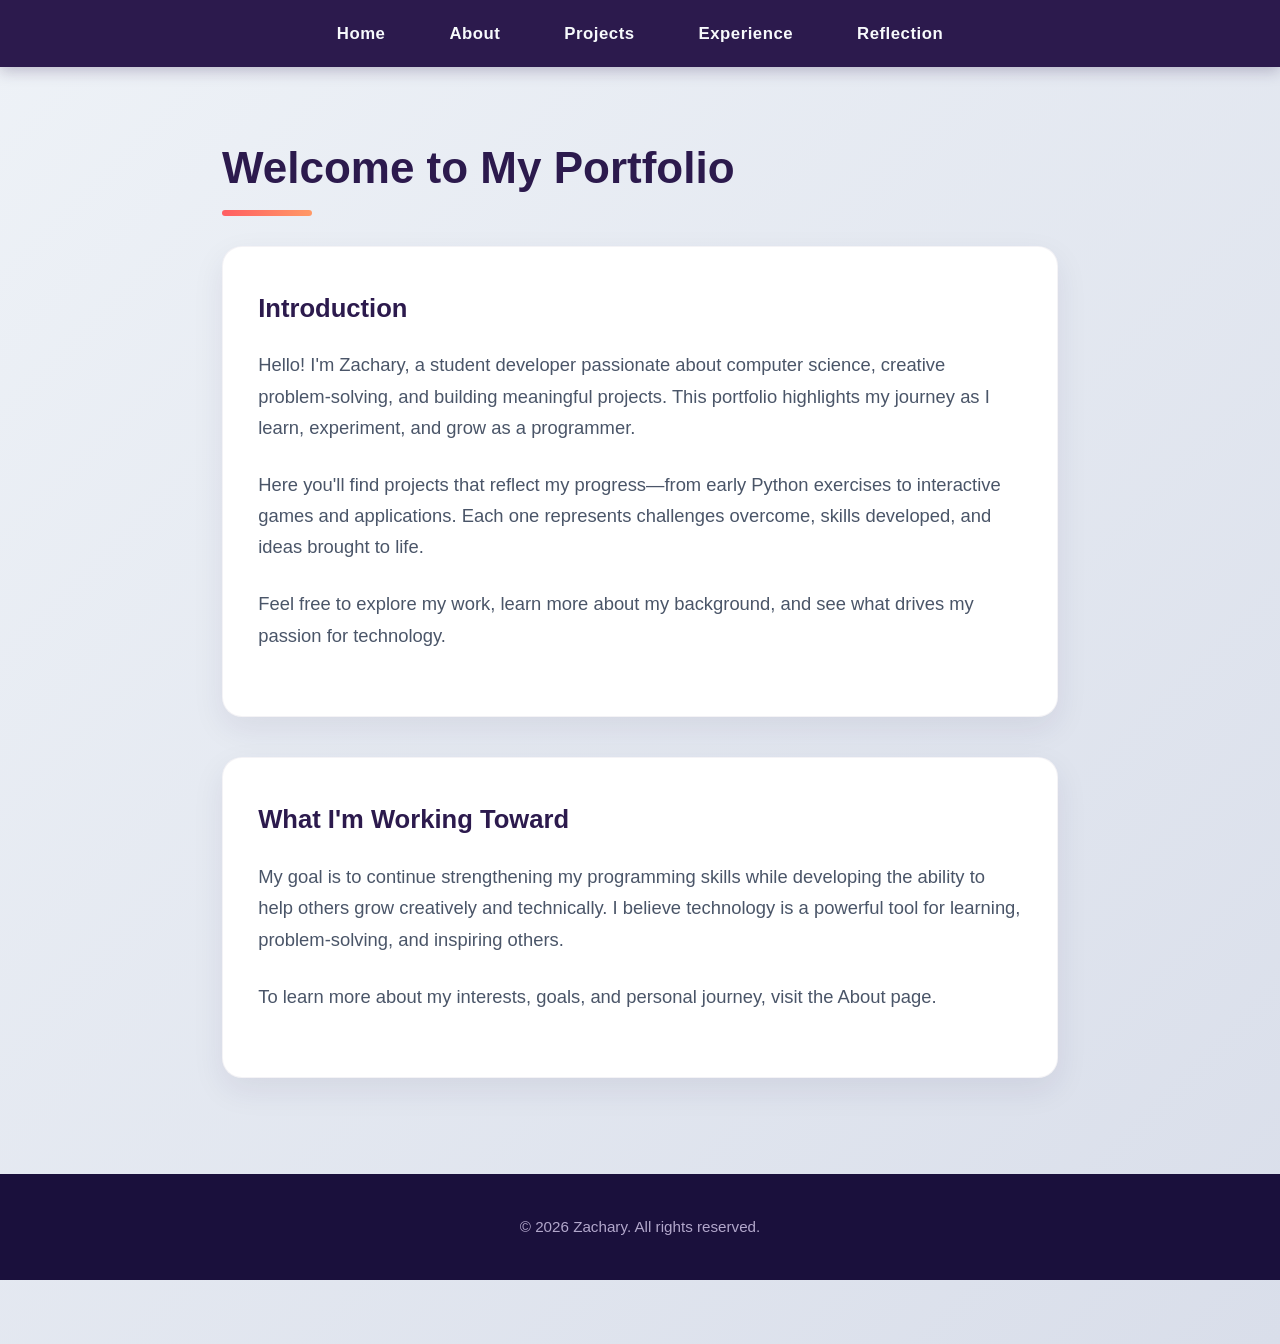
<file: index.html>
<!DOCTYPE html>
<html lang="en">
<head>
    <meta charset="UTF-8">
    <meta name="viewport" content="width=device-width, initial-scale=1.0">
    <title>Home - Portfolio</title>
    <link rel="stylesheet" href="style.css">
</head>
<body>
    <nav>
        <ul>
            <li><a href="index.html">Home</a></li>
            <li><a href="about.html">About</a></li>
            <li><a href="projects.html">Projects</a></li>
            <li><a href="experience.html">Experience</a></li>
            <li><a href="reflection.html">Reflection</a></li>
        </ul>
    </nav>

    <main class="container">
        <h1>Welcome to My Portfolio</h1>

        <section>
            <h2>Introduction</h2>
            <p>Hello! I'm Zachary, a student developer passionate about computer science, creative problem‑solving, and building meaningful projects. This portfolio highlights my journey as I learn, experiment, and grow as a programmer.</p>
            <p>Here you'll find projects that reflect my progress—from early Python exercises to interactive games and applications. Each one represents challenges overcome, skills developed, and ideas brought to life.</p>
            <p>Feel free to explore my work, learn more about my background, and see what drives my passion for technology.</p>
        </section>

        <section>
            <h2>What I'm Working Toward</h2>
            <p>My goal is to continue strengthening my programming skills while developing the ability to help others grow creatively and technically. I believe technology is a powerful tool for learning, problem‑solving, and inspiring others.</p>
            <p>To learn more about my interests, goals, and personal journey, visit the About page.</p>
        </section>
    </main>

    <footer>
        <p>&copy; 2026 Zachary. All rights reserved.</p>
    </footer>
</body>
</html>
</file>
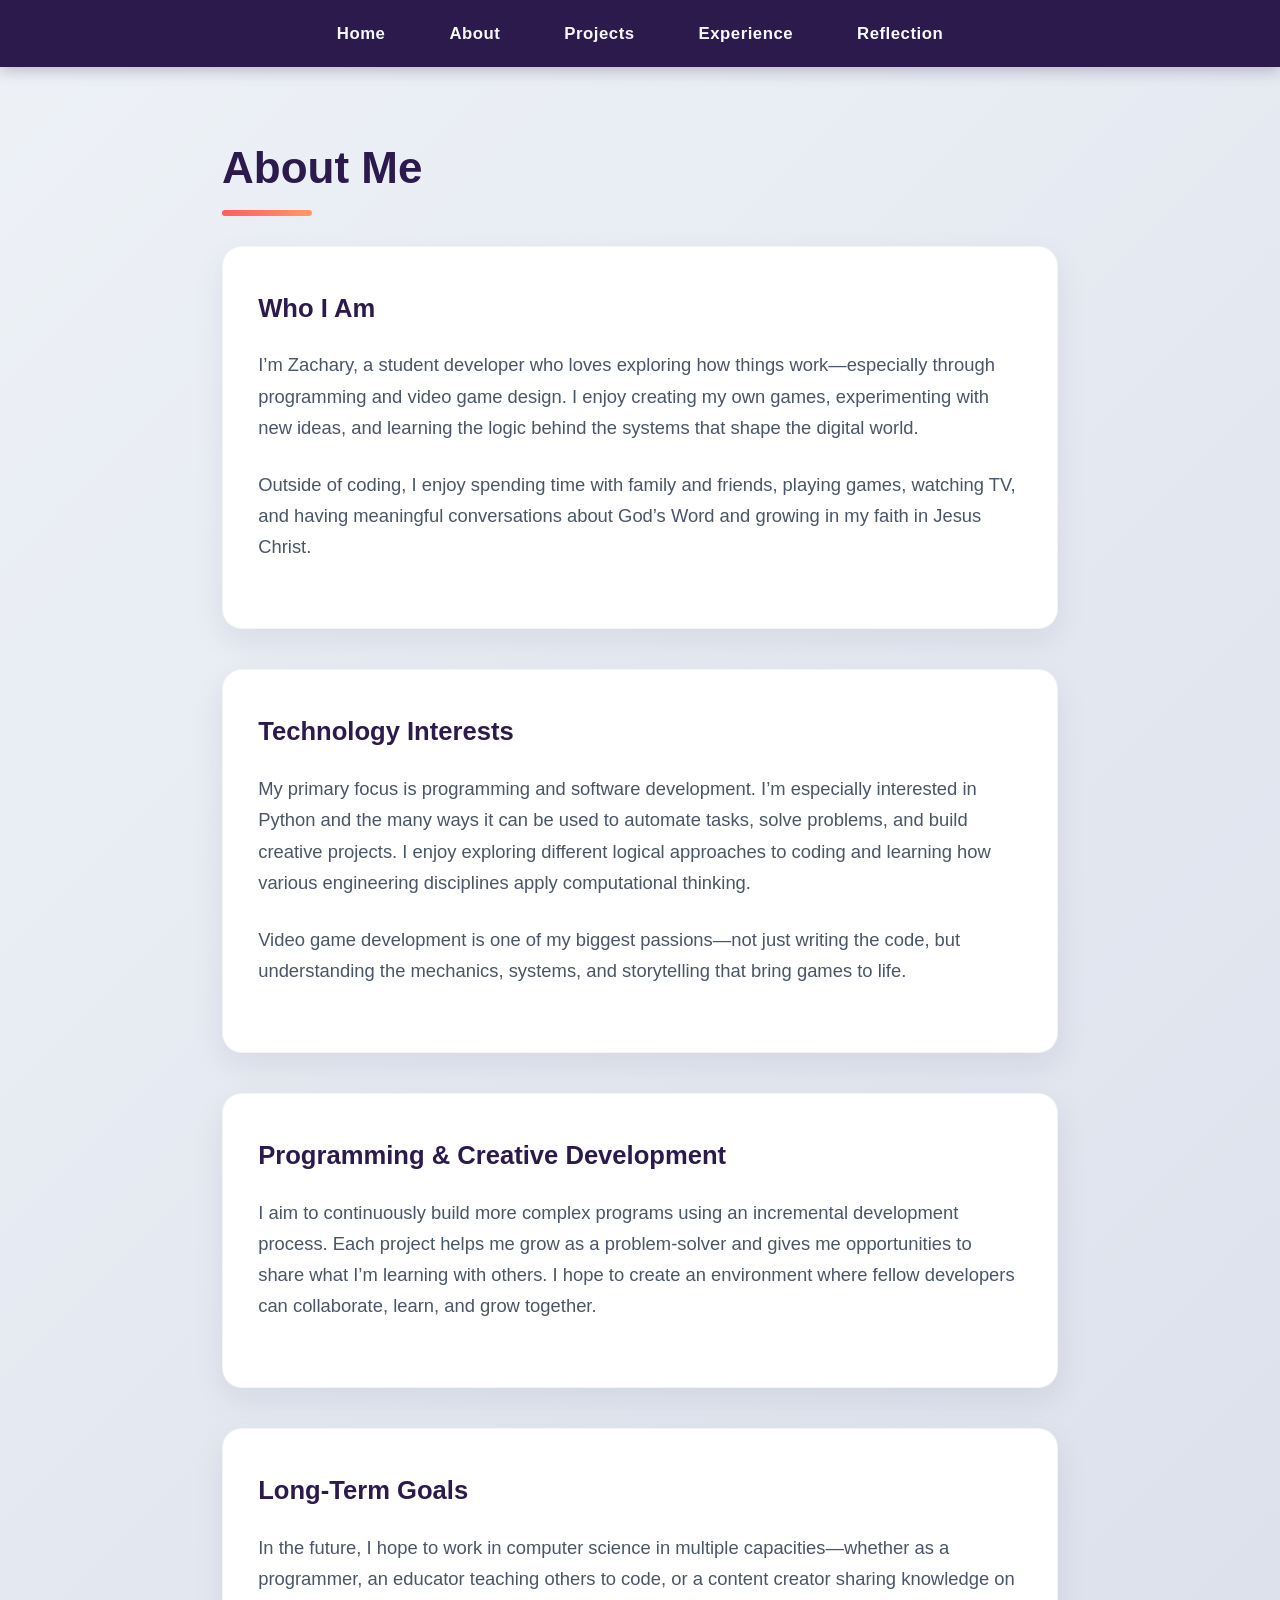
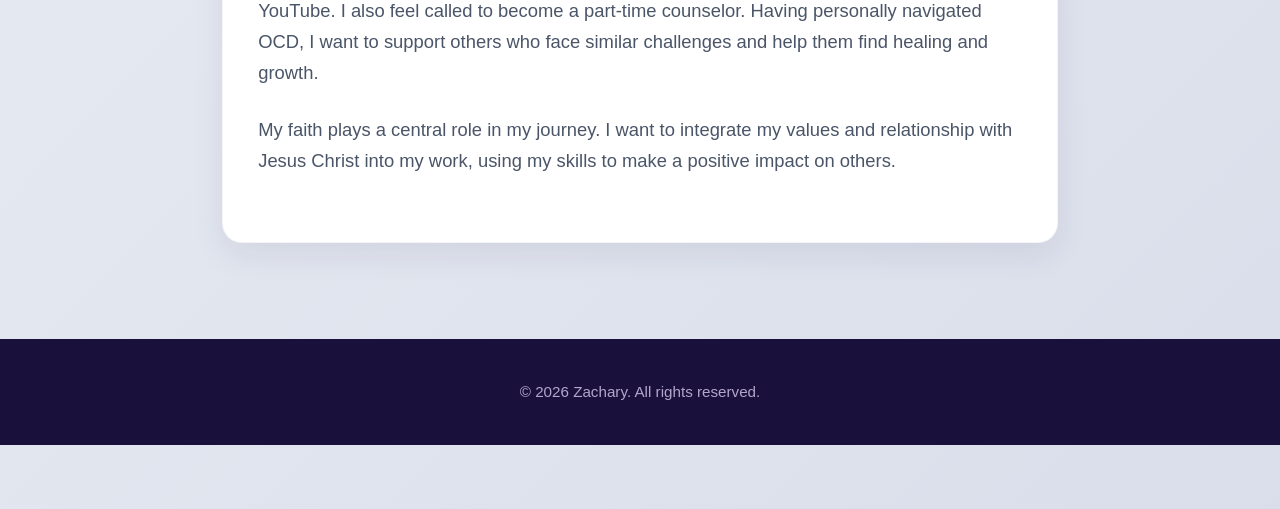
<file: about.html>
<!DOCTYPE html>
<html lang="en">
<head>
    <meta charset="UTF-8">
    <meta name="viewport" content="width=device-width, initial-scale=1.0">
    <title>About Me - Portfolio</title>
    <link rel="stylesheet" href="style.css">
</head>
<body>
    <nav>
        <ul>
            <li><a href="index.html">Home</a></li>
            <li><a href="about.html">About</a></li>
            <li><a href="projects.html">Projects</a></li>
            <li><a href="experience.html">Experience</a></li>
            <li><a href="reflection.html">Reflection</a></li>
        </ul>
    </nav>

    <main class="container">
        <h1>About Me</h1>

        <section>
            <h2>Who I Am</h2>
            <p>I’m Zachary, a student developer who loves exploring how things work—especially through programming and video game design. I enjoy creating my own games, experimenting with new ideas, and learning the logic behind the systems that shape the digital world.</p>
            <p>Outside of coding, I enjoy spending time with family and friends, playing games, watching TV, and having meaningful conversations about God’s Word and growing in my faith in Jesus Christ.</p>
        </section>

        <section>
            <h2>Technology Interests</h2>
            <p>My primary focus is programming and software development. I’m especially interested in Python and the many ways it can be used to automate tasks, solve problems, and build creative projects. I enjoy exploring different logical approaches to coding and learning how various engineering disciplines apply computational thinking.</p>
            <p>Video game development is one of my biggest passions—not just writing the code, but understanding the mechanics, systems, and storytelling that bring games to life.</p>
        </section>

        <section>
            <h2>Programming & Creative Development</h2>
            <p>I aim to continuously build more complex programs using an incremental development process. Each project helps me grow as a problem‑solver and gives me opportunities to share what I’m learning with others. I hope to create an environment where fellow developers can collaborate, learn, and grow together.</p>
        </section>

        <section>
            <h2>Long‑Term Goals</h2>
            <p>In the future, I hope to work in computer science in multiple capacities—whether as a programmer, an educator teaching others to code, or a content creator sharing knowledge on YouTube. I also feel called to become a part‑time counselor. Having personally navigated OCD, I want to support others who face similar challenges and help them find healing and growth.</p>
            <p>My faith plays a central role in my journey. I want to integrate my values and relationship with Jesus Christ into my work, using my skills to make a positive impact on others.</p>
        </section>
    </main>

    <footer>
        <p>&copy; 2026 Zachary. All rights reserved.</p>
    </footer>
</body>
</html>
</file>
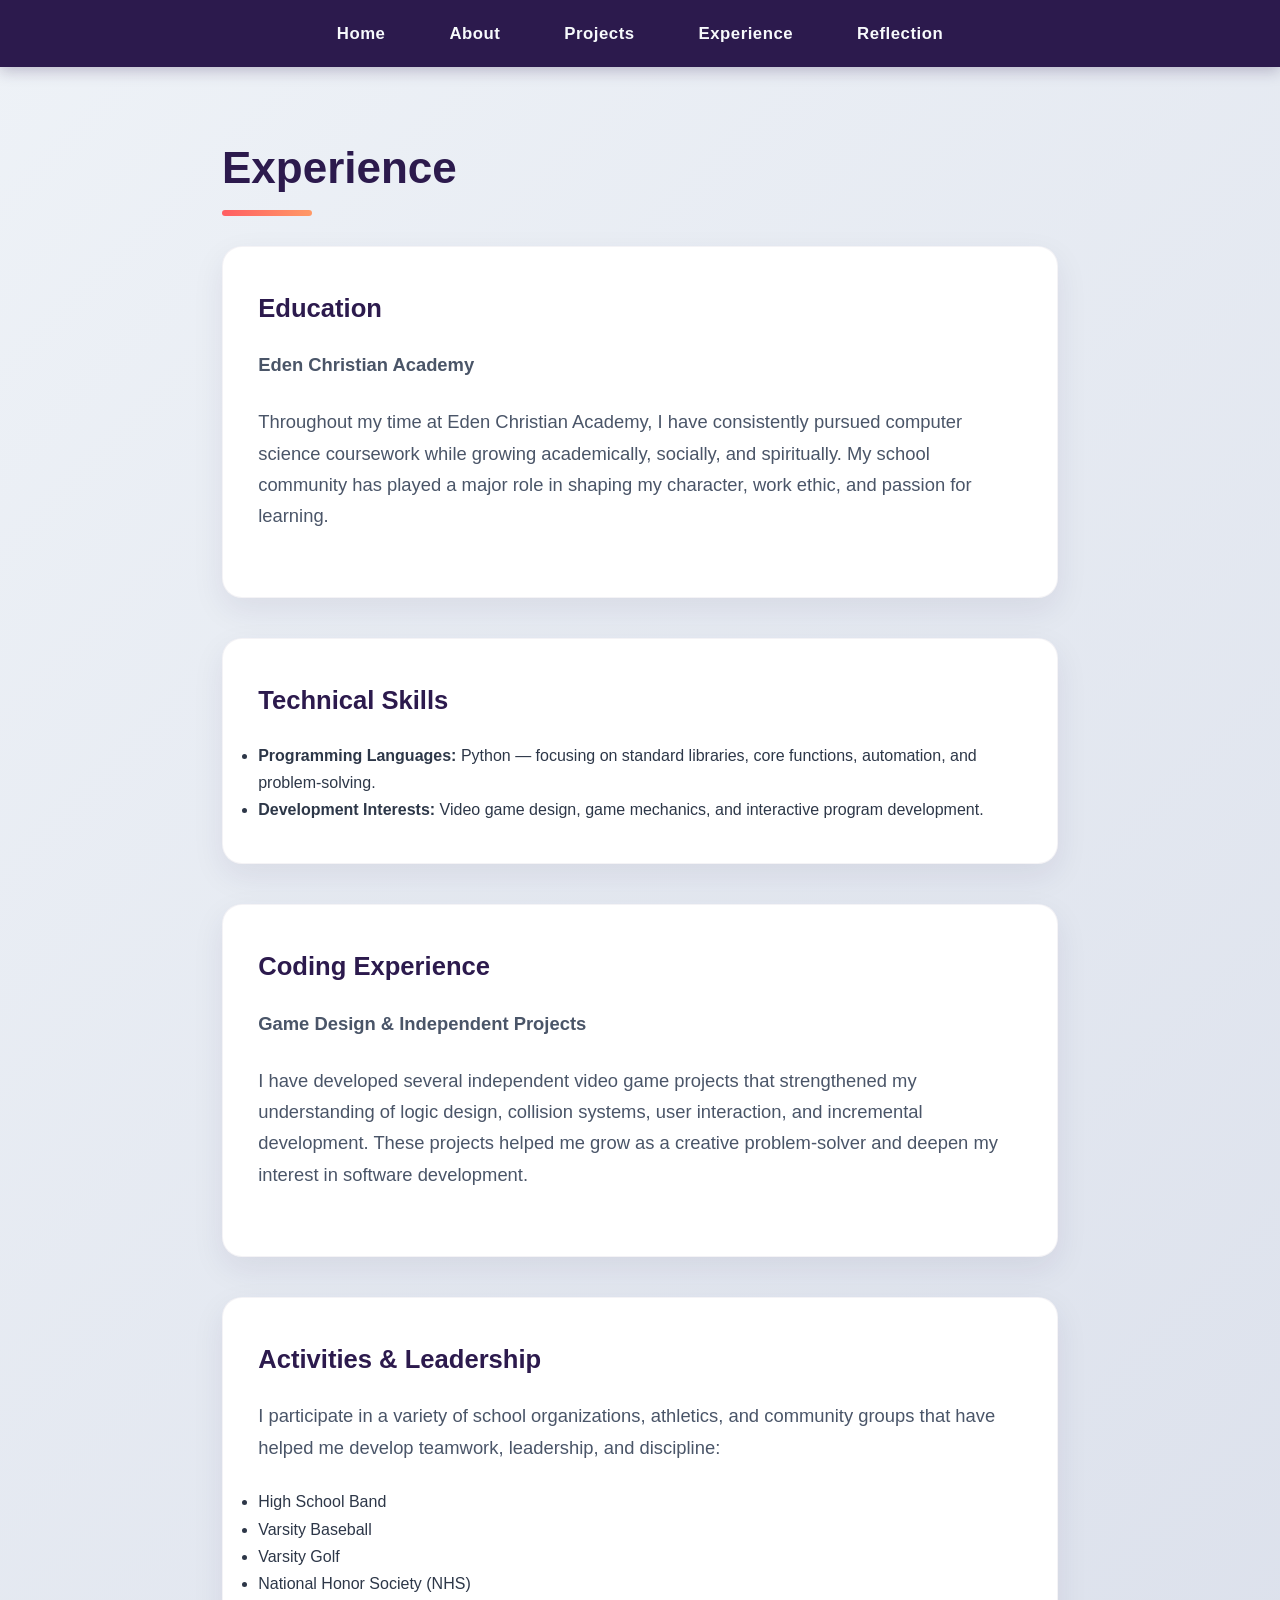
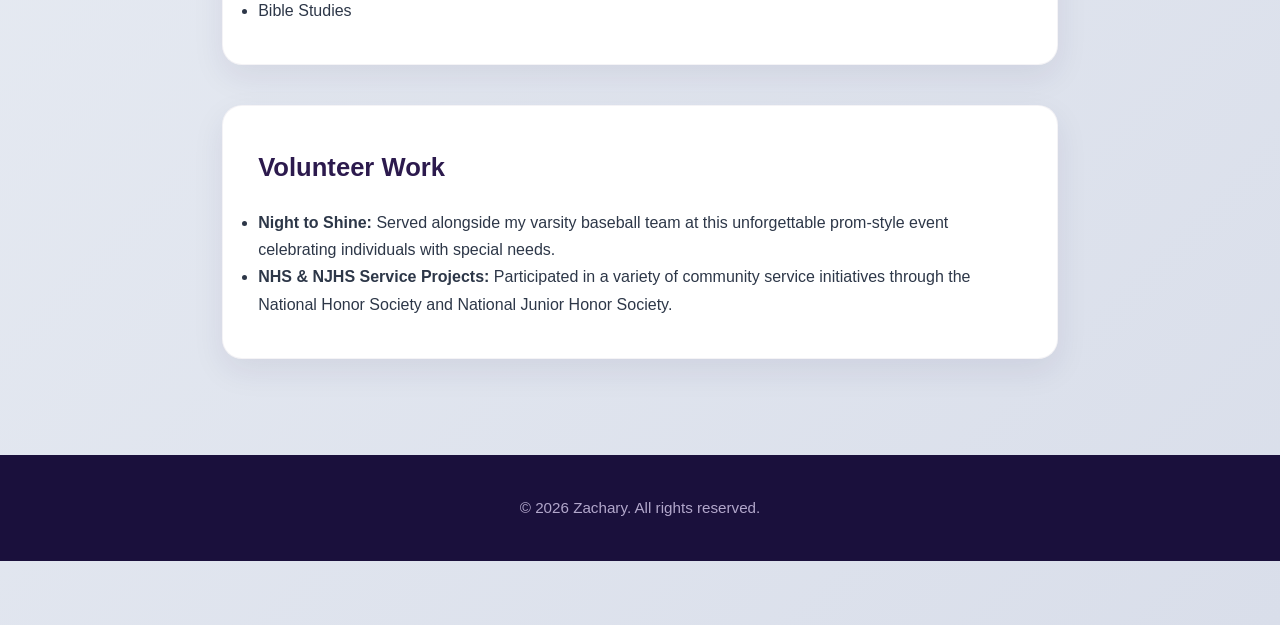
<file: experience.html>
<!DOCTYPE html>
<html lang="en">
<head>
    <meta charset="UTF-8">
    <meta name="viewport" content="width=device-width, initial-scale=1.0">
    <title>Experience - Portfolio</title>
    <link rel="stylesheet" href="style.css">
</head>
<body>
    <nav>
        <ul>
            <li><a href="index.html">Home</a></li>
            <li><a href="about.html">About</a></li>
            <li><a href="projects.html">Projects</a></li>
            <li><a href="experience.html">Experience</a></li>
            <li><a href="reflection.html">Reflection</a></li>
        </ul>
    </nav>

    <main>
        <h1>Experience</h1>
        
        <section>
            <h2>Education</h2>
            <p><strong>Eden Christian Academy</strong></p>
            <p>Throughout my time at Eden Christian Academy, I have consistently pursued computer science coursework while growing academically, socially, and spiritually. My school community has played a major role in shaping my character, work ethic, and passion for learning.</p>
        </section>

        <section>
            <h2>Technical Skills</h2>
            <ul>
                <li><strong>Programming Languages:</strong> Python — focusing on standard libraries, core functions, automation, and problem‑solving.</li>
                <li><strong>Development Interests:</strong> Video game design, game mechanics, and interactive program development.</li>
            </ul>
        </section>

        <section>
            <h2>Coding Experience</h2>
            <p><strong>Game Design & Independent Projects</strong></p>
            <p>I have developed several independent video game projects that strengthened my understanding of logic design, collision systems, user interaction, and incremental development. These projects helped me grow as a creative problem‑solver and deepen my interest in software development.</p>
        </section>

        <section>
            <h2>Activities & Leadership</h2>
            <p>I participate in a variety of school organizations, athletics, and community groups that have helped me develop teamwork, leadership, and discipline:</p>
            <ul>
                <li>High School Band</li>
                <li>Varsity Baseball</li>
                <li>Varsity Golf</li>
                <li>National Honor Society (NHS)</li>
                <li>Bible Studies</li>
            </ul>
        </section>

        <section>
            <h2>Volunteer Work</h2>
            <ul>
                <li><strong>Night to Shine:</strong> Served alongside my varsity baseball team at this unforgettable prom‑style event celebrating individuals with special needs.</li>
                <li><strong>NHS & NJHS Service Projects:</strong> Participated in a variety of community service initiatives through the National Honor Society and National Junior Honor Society.</li>
            </ul>
        </section>
    </main>

    <footer>
        <p>&copy; 2026 Zachary. All rights reserved.</p>
    </footer>
</body>
</html>
</file>
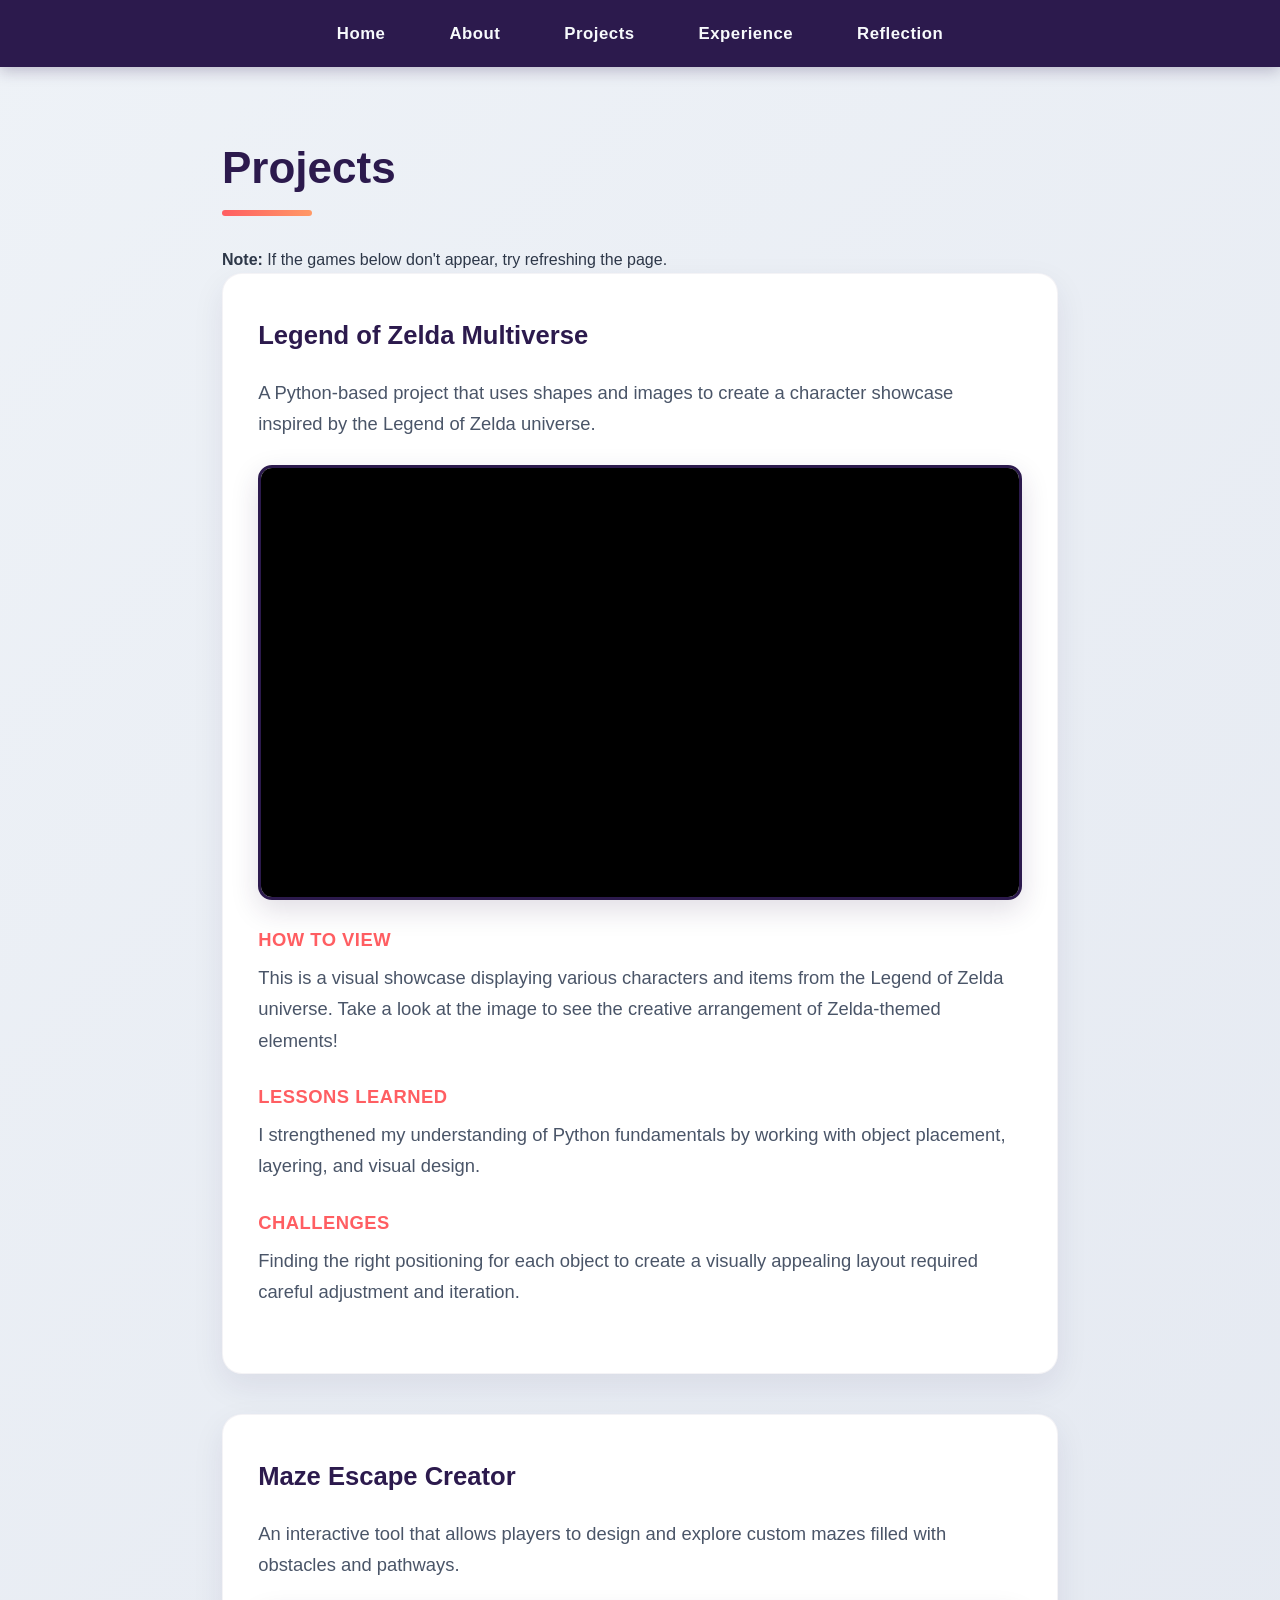
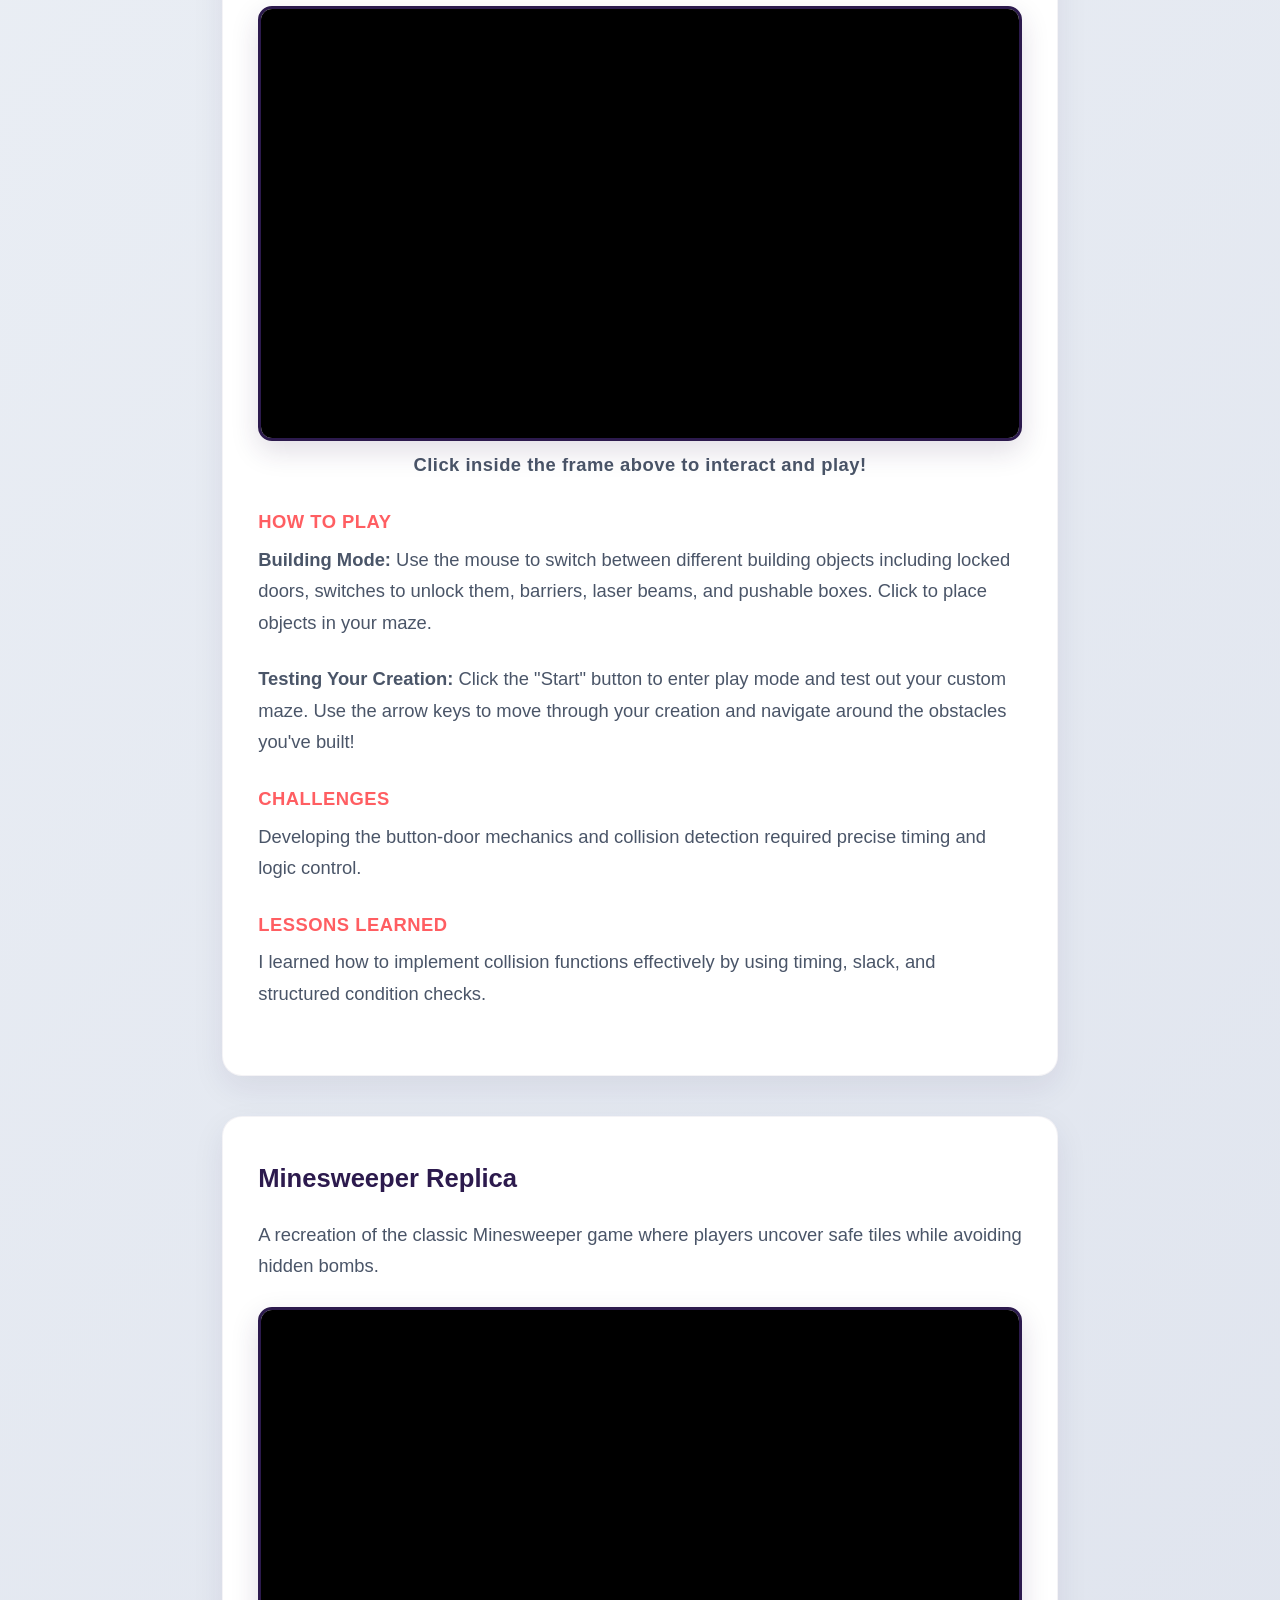
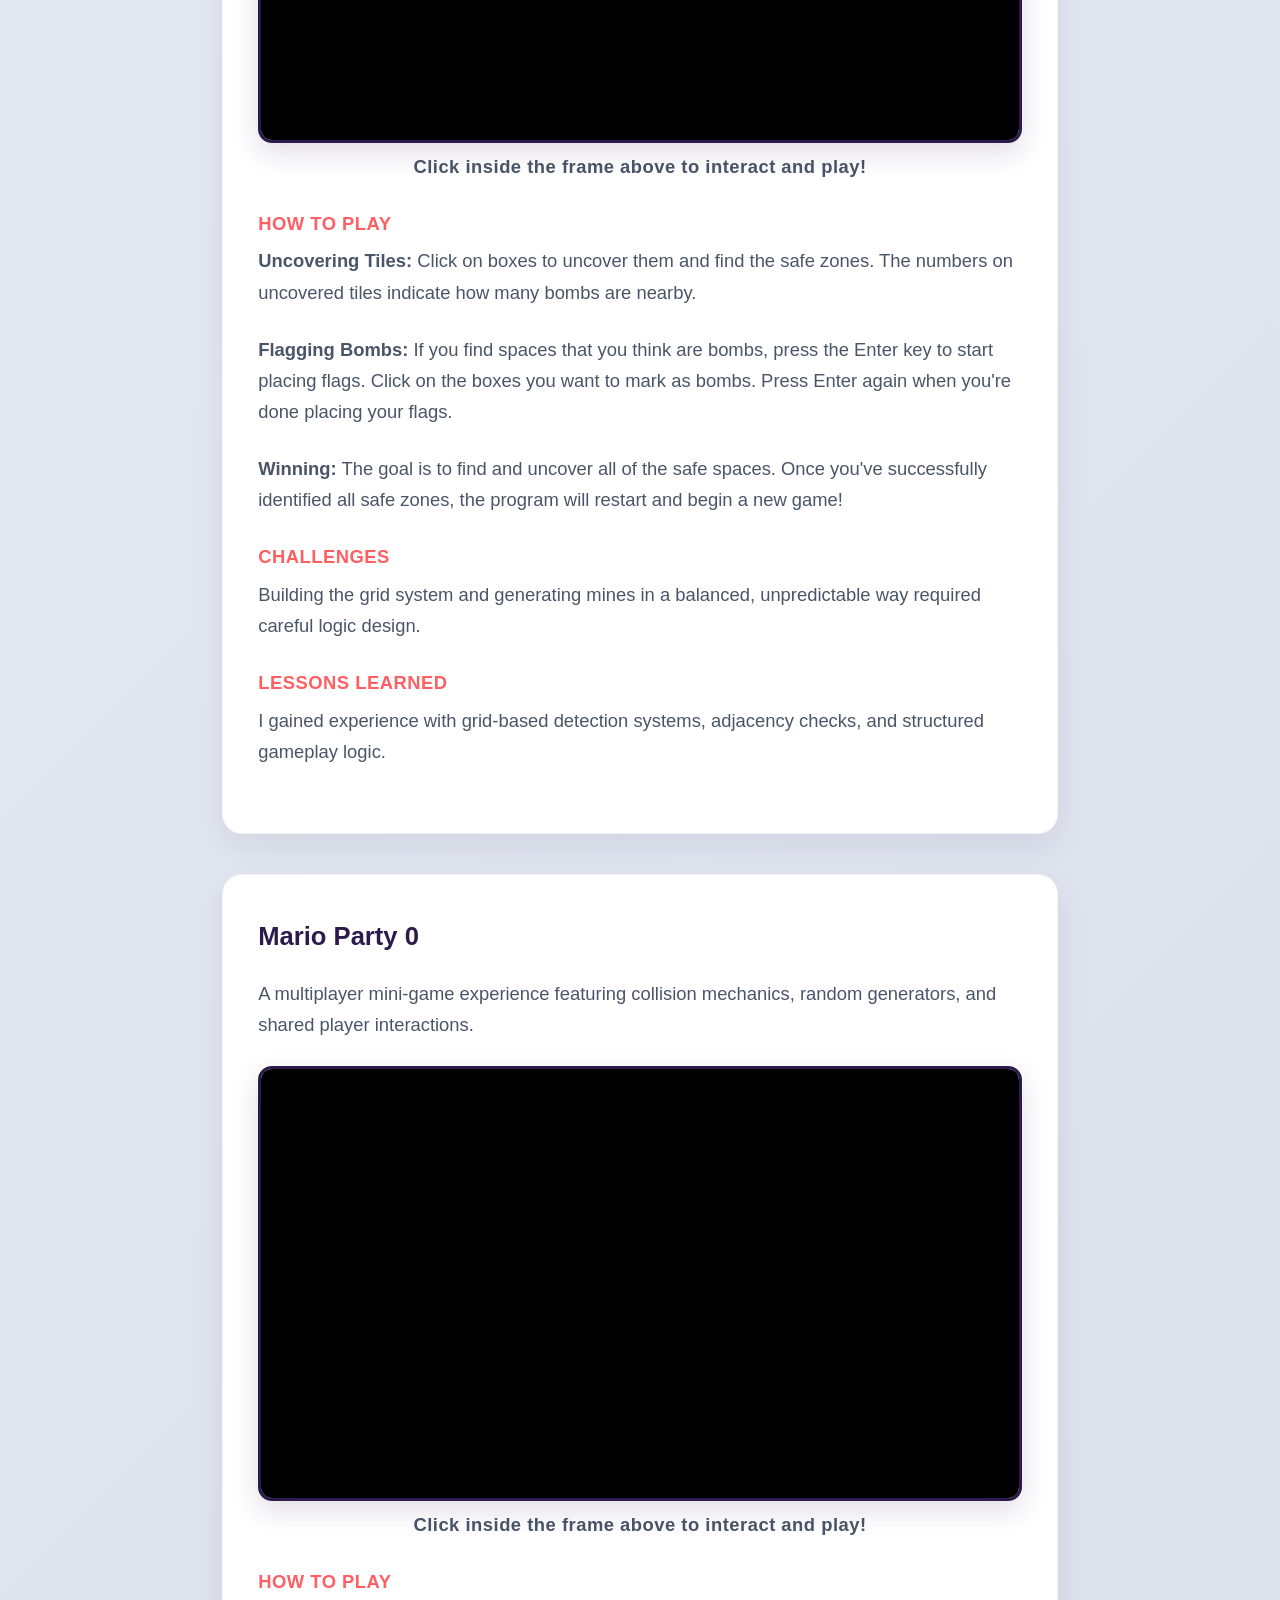
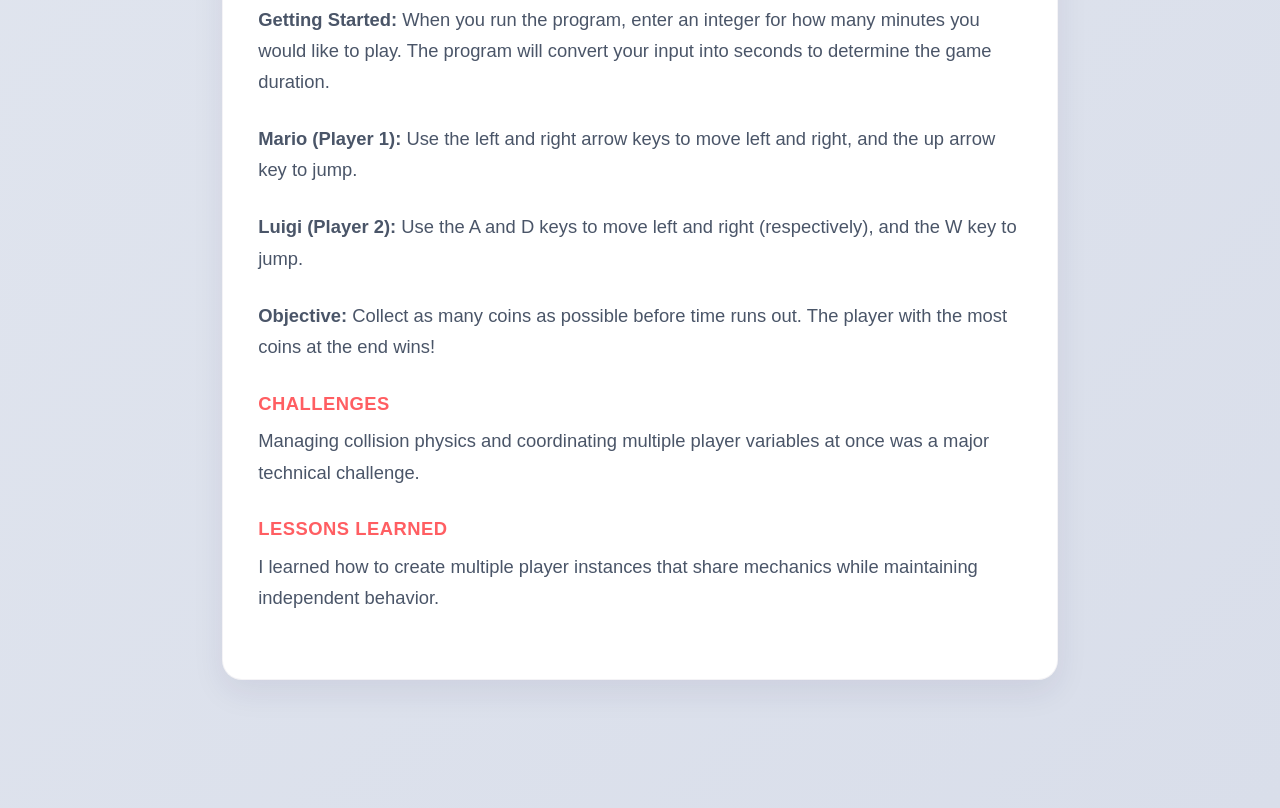
<file: projects.html>
<!DOCTYPE html>
<html lang="en">
<head>
    <meta charset="UTF-8">
    <meta name="viewport" content="width=device-width, initial-scale=1.0">
    <title>My Projects</title>
    <link rel="stylesheet" href="style.css">
</head>
<body>

    <nav>
        <ul>
            <li><a href="index.html">Home</a></li>
            <li><a href="about.html">About</a></li>
            <li><a href="projects.html">Projects</a></li>
            <li><a href="experience.html">Experience</a></li>
            <li><a href="reflection.html">Reflection</a></li>
        </ul>
    </nav>

    <main>
        <h1>Projects</h1>
        <p class="note"><strong>Note:</strong> If the games below don't appear, try refreshing the page.</p>

        <section class="project">
            <h2>Legend of Zelda Multiverse</h2>
            <p>A Python-based project that uses shapes and images to create a character showcase inspired by the Legend of Zelda universe.</p>

            <div class="game-container">
                <iframe src="https://academy.cs.cmu.edu/sharing/cornflowerBlueChicken439105/embed"
                        title="Legend of Zelda Multiverse Game"></iframe>
            </div>

            <h3>How to View</h3>
            <p>This is a visual showcase displaying various characters and items from the Legend of Zelda universe. Take a look at the image to see the creative arrangement of Zelda-themed elements!</p>

            <h3>Lessons Learned</h3>
            <p>I strengthened my understanding of Python fundamentals by working with object placement, layering, and visual design.</p>

            <h3>Challenges</h3>
            <p>Finding the right positioning for each object to create a visually appealing layout required careful adjustment and iteration.</p>
        </section>

        <section class="project">
            <h2>Maze Escape Creator</h2>
            <p>An interactive tool that allows players to design and explore custom mazes filled with obstacles and pathways.</p>

            <div class="game-container">
                <iframe src="https://academy.cs.cmu.edu/sharing/azureFish930027/embed"
                        title="Maze Escape Creator Game"></iframe>
            </div>
            <p class="game-tip">Click inside the frame above to interact and play!</p>

            <h3>How to Play</h3>
            <p><strong>Building Mode:</strong> Use the mouse to switch between different building objects including locked doors, switches to unlock them, barriers, laser beams, and pushable boxes. Click to place objects in your maze.</p>
            <p><strong>Testing Your Creation:</strong> Click the "Start" button to enter play mode and test out your custom maze. Use the arrow keys to move through your creation and navigate around the obstacles you've built!</p>

            <h3>Challenges</h3>
            <p>Developing the button‑door mechanics and collision detection required precise timing and logic control.</p>

            <h3>Lessons Learned</h3>
            <p>I learned how to implement collision functions effectively by using timing, slack, and structured condition checks.</p>
        </section>

        <section class="project">
            <h2>Minesweeper Replica</h2>
            <p>A recreation of the classic Minesweeper game where players uncover safe tiles while avoiding hidden bombs.</p>

            <div class="game-container">
                <iframe src="https://academy.cs.cmu.edu/sharing/beigeFly568650/embed"
                        title="Minesweeper Replica Game"></iframe>
            </div>
            <p class="game-tip">Click inside the frame above to interact and play!</p>

            <h3>How to Play</h3>
            <p><strong>Uncovering Tiles:</strong> Click on boxes to uncover them and find the safe zones. The numbers on uncovered tiles indicate how many bombs are nearby.</p>
            <p><strong>Flagging Bombs:</strong> If you find spaces that you think are bombs, press the Enter key to start placing flags. Click on the boxes you want to mark as bombs. Press Enter again when you're done placing your flags.</p>
            <p><strong>Winning:</strong> The goal is to find and uncover all of the safe spaces. Once you've successfully identified all safe zones, the program will restart and begin a new game!</p>

            <h3>Challenges</h3>
            <p>Building the grid system and generating mines in a balanced, unpredictable way required careful logic design.</p>

            <h3>Lessons Learned</h3>
            <p>I gained experience with grid‑based detection systems, adjacency checks, and structured gameplay logic.</p>
        </section>

        <section class="project">
            <h2>Mario Party 0</h2>
            <p>A multiplayer mini‑game experience featuring collision mechanics, random generators, and shared player interactions.</p>

            <div class="game-container">
                <iframe src="https://academy.cs.cmu.edu/sharing/slateBlueCat674756/embed"
                        title="Mario Party 0 Game"></iframe>
            </div>
            <p class="game-tip">Click inside the frame above to interact and play!</p>

            <h3>How to Play</h3>
            <p><strong>Getting Started:</strong> When you run the program, enter an integer for how many minutes you would like to play. The program will convert your input into seconds to determine the game duration.</p>
            <p><strong>Mario (Player 1):</strong> Use the left and right arrow keys to move left and right, and the up arrow key to jump.</p>
            <p><strong>Luigi (Player 2):</strong> Use the A and D keys to move left and right (respectively), and the W key to jump.</p>
            <p><strong>Objective:</strong> Collect as many coins as possible before time runs out. The player with the most coins at the end wins!</p>

            <h3>Challenges</h3>
            <p>Managing collision physics and coordinating multiple player variables at once was a major technical challenge.</p>

            <h3>Lessons Learned</h3>
            <p>I learned how to create multiple player instances that share mechanics while maintaining independent behavior.</p>
        </section>
    </main>

</body>
</html>
</file>
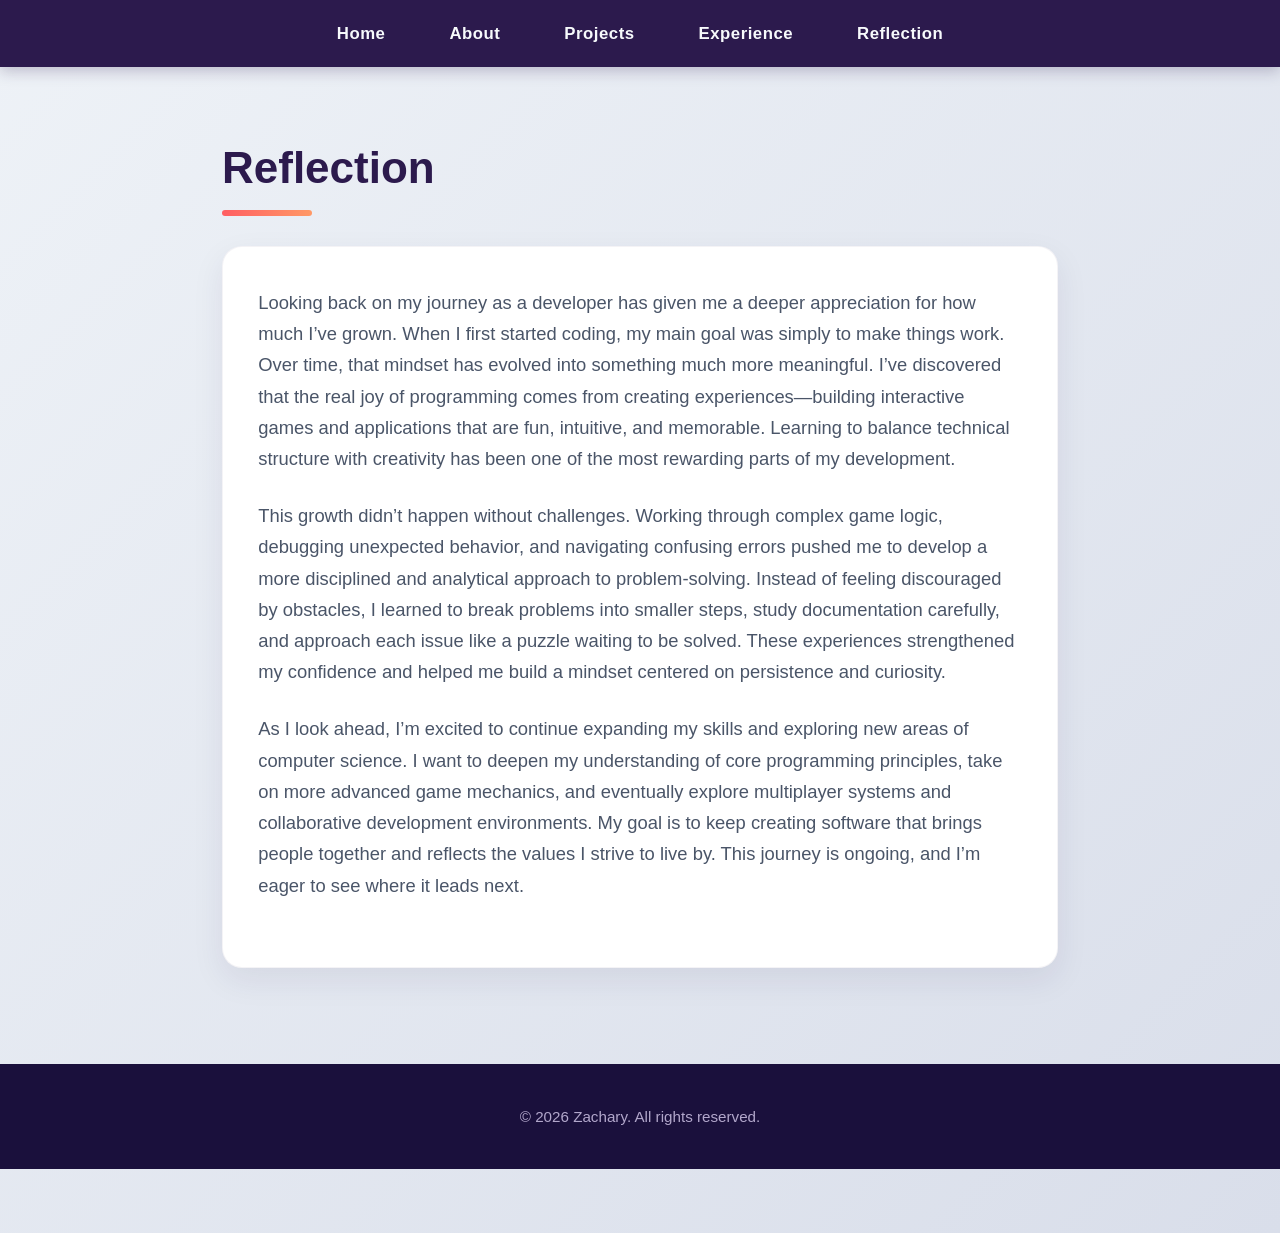
<file: reflection.html>
<!DOCTYPE html>
<html lang="en">
<head>
    <meta charset="UTF-8">
    <meta name="viewport" content="width=device-width, initial-scale=1.0">
    <title>Reflection - Portfolio</title>
    <link rel="stylesheet" href="style.css">
</head>
<body>
    <nav>
        <ul>
            <li><a href="index.html">Home</a></li>
            <li><a href="about.html">About</a></li>
            <li><a href="projects.html">Projects</a></li>
            <li><a href="experience.html">Experience</a></li>
            <li><a href="reflection.html">Reflection</a></li>
        </ul>
    </nav>

    <main>
        <h1>Reflection</h1>
        
        <article class="reflection-content">
            <p>
                Looking back on my journey as a developer has given me a deeper appreciation for how much I’ve grown. When I first started coding, my main goal was simply to make things work. Over time, that mindset has evolved into something much more meaningful. I’ve discovered that the real joy of programming comes from creating experiences—building interactive games and applications that are fun, intuitive, and memorable. Learning to balance technical structure with creativity has been one of the most rewarding parts of my development.
            </p>

            <p>
                This growth didn’t happen without challenges. Working through complex game logic, debugging unexpected behavior, and navigating confusing errors pushed me to develop a more disciplined and analytical approach to problem‑solving. Instead of feeling discouraged by obstacles, I learned to break problems into smaller steps, study documentation carefully, and approach each issue like a puzzle waiting to be solved. These experiences strengthened my confidence and helped me build a mindset centered on persistence and curiosity.
            </p>

            <p>
                As I look ahead, I’m excited to continue expanding my skills and exploring new areas of computer science. I want to deepen my understanding of core programming principles, take on more advanced game mechanics, and eventually explore multiplayer systems and collaborative development environments. My goal is to keep creating software that brings people together and reflects the values I strive to live by. This journey is ongoing, and I’m eager to see where it leads next.
            </p>
        </article>
    </main>

    <footer>
        <p>&copy; 2026 Zachary. All rights reserved.</p>
    </footer>
</body>
</html>
</file>
<file: style.css>
/* ============================
   Modern Portfolio Stylesheet
   Upgraded from your original
   ============================ */

/* Reset */
* {
    margin: 0;
    padding: 0;
    box-sizing: border-box;
}

/* Body */
body {
    font-family: 'Quicksand', 'Segoe UI', Roboto, sans-serif;
    line-height: 1.7;
    color: #2d3748;
    background: linear-gradient(135deg, #eef2f7 0%, #d9deea 100%);
    min-height: 100vh;
    padding-bottom: 4rem;
}

/* ============================
   Navigation
   ============================ */

nav {
    background: #2c1a4d;
    padding: 1.2rem 0;
    position: sticky;
    top: 0;
    z-index: 100;
    box-shadow: 0 4px 14px rgba(44, 26, 77, 0.25);
    backdrop-filter: blur(6px);
}

nav ul {
    list-style: none;
    display: flex;
    justify-content: center;
    gap: 2.2rem;
}

nav a {
    color: #f7fafc;
    text-decoration: none;
    font-weight: 700;
    font-size: 1.05rem;
    letter-spacing: 0.5px;
    padding: 0.35rem 0.9rem;
    border-radius: 8px;
    transition: 0.25s ease;
}

nav a:hover {
    background: #00f2fe;
    color: #2c1a4d;
    transform: translateY(-2px);
}

/* ============================
   Main Layout
   ============================ */

main {
    max-width: 900px;
    margin: 4rem auto;
    padding: 0 2rem;
}

/* Headings */
h1 {
    font-size: 2.75rem;
    margin-bottom: 2.5rem;
    color: #2c1a4d;
    font-weight: 800;
    position: relative;
    display: inline-block;
}

h1::after {
    content: '';
    position: absolute;
    bottom: -10px;
    left: 0;
    width: 90px;
    height: 6px;
    background: linear-gradient(90deg, #ff5e62, #ff9966);
    border-radius: 10px;
}

h2 {
    color: #2c1a4d;
    font-size: 1.6rem;
    margin-bottom: 1.2rem;
    font-weight: 700;
}

h3 {
    color: #ff5e62;
    font-size: 1.15rem;
    margin-top: 1.5rem;
    margin-bottom: 0.4rem;
    font-weight: 700;
    text-transform: uppercase;
    letter-spacing: 0.5px;
}

/* ============================
   Card Styling (Sections & Projects)
   ============================ */

section,
.project,
.reflection-content {
    background: #ffffff;
    padding: 2.5rem 2.2rem;
    border-radius: 20px;
    box-shadow: 0 12px 32px rgba(44, 26, 77, 0.08);
    border: 1px solid rgba(44, 26, 77, 0.05);
    margin-bottom: 2.5rem;
    transition: transform 0.25s ease, box-shadow 0.25s ease;
}

section:hover,
.project:hover,
.reflection-content:hover {
    transform: translateY(-4px);
    box-shadow: 0 16px 40px rgba(44, 26, 77, 0.12);
}

section p,
.project p,
.reflection-content p {
    margin-bottom: 1.6rem;
    font-size: 1.15rem;
    color: #4a5568;
}

/* ============================
   Game Embed Styling
   ============================ */

.game-container {
    position: relative;
    width: 100%;
    padding-top: 56.25%;
    margin: 1.5rem 0 0.5rem;
    border-radius: 14px;
    overflow: hidden;
    border: 3px solid #2c1a4d;
    box-shadow: 0 10px 28px rgba(44, 26, 77, 0.15);
}

.game-container iframe {
    position: absolute;
    top: 0;
    left: 0;
    width: 100%;
    height: 100%;
    border: none;
    background: #000;
}

.game-tip {
    font-size: 0.95rem;
    font-weight: 700;
    color: #ff5e62;
    text-align: center;
    margin-bottom: 1.5rem;
    letter-spacing: 0.5px;
}

/* ============================
   Footer
   ============================ */

footer {
    background: #1a103c;
    color: #b2a7cb;
    text-align: center;
    padding: 2.5rem 1rem;
    margin-top: 6rem;
    font-size: 0.95rem;
    font-weight: 500;
}

/* ============================
   Responsive
   ============================ */

@media (max-width: 768px) {
    nav ul {
        flex-direction: column;
        gap: 0.8rem;
    }

    main {
        margin: 2rem auto;
        padding: 0 1.4rem;
    }

    h1 {
        font-size: 2.2rem;
    }

    section,
    .project,
    .reflection-content {
        padding: 2rem 1.5rem;
    }
}
</file>
